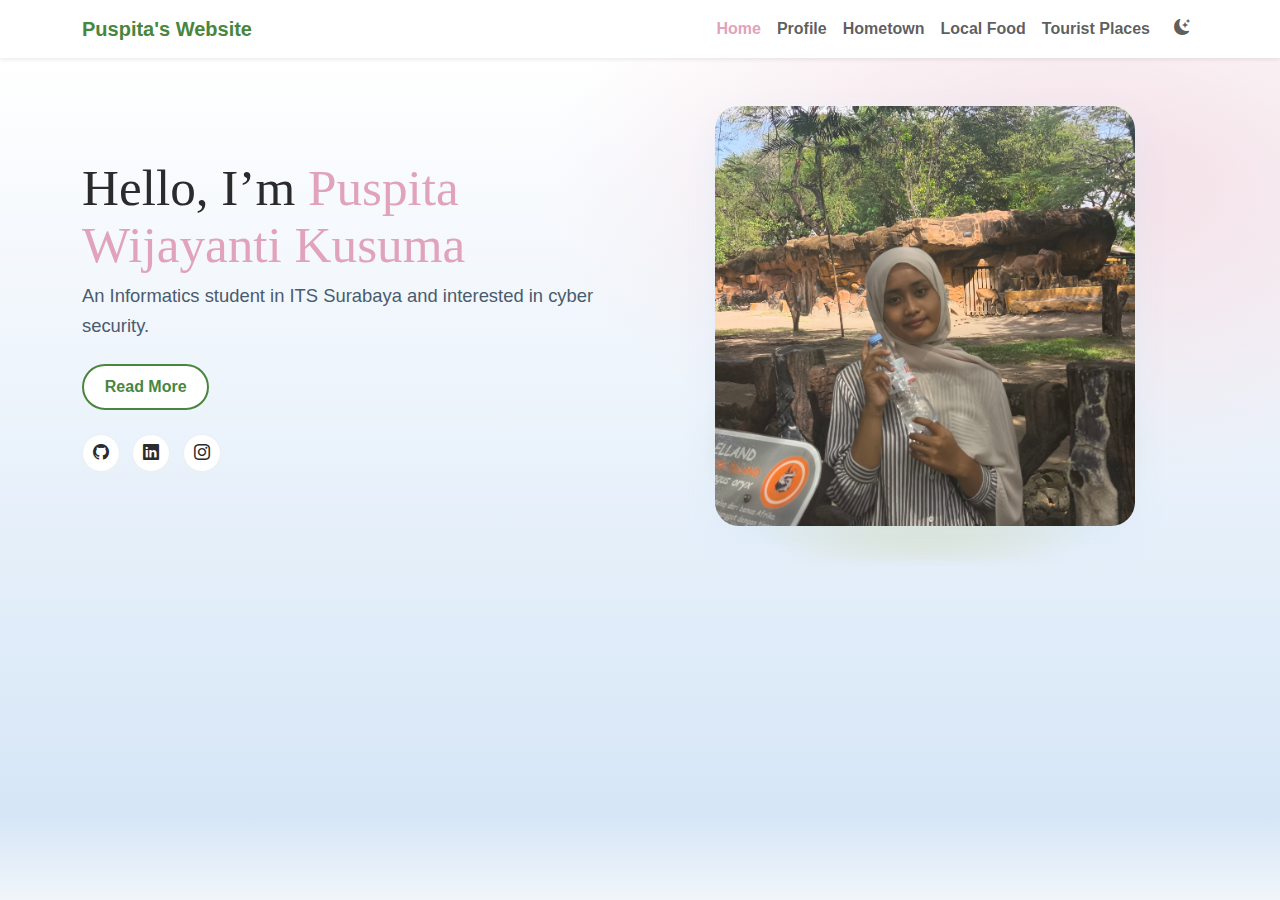
<file: index.html>
<!doctype html>
<html lang="en">
<head>
  <meta charset="utf-8" />
  <meta name="viewport" content="width=device-width, initial-scale=1" />
  <title>Home</title>
  <link rel="icon" href="data:,">
  
  <link href="https://cdn.jsdelivr.net/npm/bootstrap@5.3.3/dist/css/bootstrap.min.css" rel="stylesheet">
  <link href="https://cdn.jsdelivr.net/npm/bootstrap-icons@1.11.3/font/bootstrap-icons.css" rel="stylesheet">
  
  <link href="./assets/css/style.css" rel="stylesheet">
</head>
<body>

<nav class="navbar navbar-expand-lg bg-white shadow-sm sticky-top">
  <div class="container">
    <a class="navbar-brand fw-bold" href="./">Puspita's Website</a>
    <button class="navbar-toggler" type="button" data-bs-toggle="collapse" data-bs-target="#nav">
      <span class="navbar-toggler-icon"></span>
    </button>
    <div id="nav" class="collapse navbar-collapse">
      <ul class="navbar-nav ms-auto">
        <li class="nav-item"><a class="nav-link active" href="./">Home</a></li>
        <li class="nav-item"><a class="nav-link" href="./profile/">Profile</a></li>
        <li class="nav-item"><a class="nav-link" href="./hometown/">Hometown</a></li>
        <li class="nav-item"><a class="nav-link" href="./food/">Local Food</a></li>
        <li class="nav-item"><a class="nav-link" href="./tourist/">Tourist Places</a></li>
        
          
          <li class="nav-item ms-lg-2">
            <button class="btn nav-link" id="theme-toggle" aria-label="Toggle theme">
              <i class="bi bi-moon-stars-fill"></i>
            </button>
          </li>
        
      </ul>
    </div>
  </div>
</nav>

<div class="showcase-gradient">
  <header class="position-relative overflow-hidden">
    <div class="container position-relative" style="z-index:2;">
      <div class="row align-items-center py-5">
        <div class="col-lg-6 text-center text-lg-start">
          <h1 class="showcase-headline mb-2">Hello, I’m <span class="accent">Puspita Wijayanti Kusuma </span></h1>
          <p class="showcase-subtitle">An Informatics student in ITS Surabaya and interested in cyber security.</p>
          <div class="mt-4">
            <a href="./profile/" class="btn btn-outline-cta">Read More</a>
          </div>
          <div class="social-links mt-4">
            <a aria-label="Github" class="social" href="https://github.com/puspitawijayanti" target="_blank"><i class="bi bi-github"></i></a>
            <a aria-label="LinkedIn" class="social" href="https://www.linkedin.com/in/puspitawijayanti/" target="_blank"><i class="bi bi-linkedin"></i></a>
            <a aria-label="Instagram" class="social" href="https://www.instagram.com/puspitawk/" target="_blank"><i class="bi bi-instagram"></i></a>
          </div>
        </div>
        <div class="col-lg-6 text-center mt-4 mt-lg-0">
          <div class="showcase-figure mx-auto">
            <img src="./assets/img/IMG_20250705_120627(1).jpg" alt="My Photo" class="showcase-photo">
            <div class="blob"></div>
            <div class="dots"></div>
          </div>
        </div>
      </div>
    </div>
  </header>
</div>


<script src="https://cdn.jsdelivr.net/npm/bootstrap@5.3.3/dist/js/bootstrap.bundle.min.js"></script>
<script src="./assets/js/script.js"></script>
<script>document.getElementById('y').textContent = new Date().getFullYear();</script>
</body>
</html>
</file>
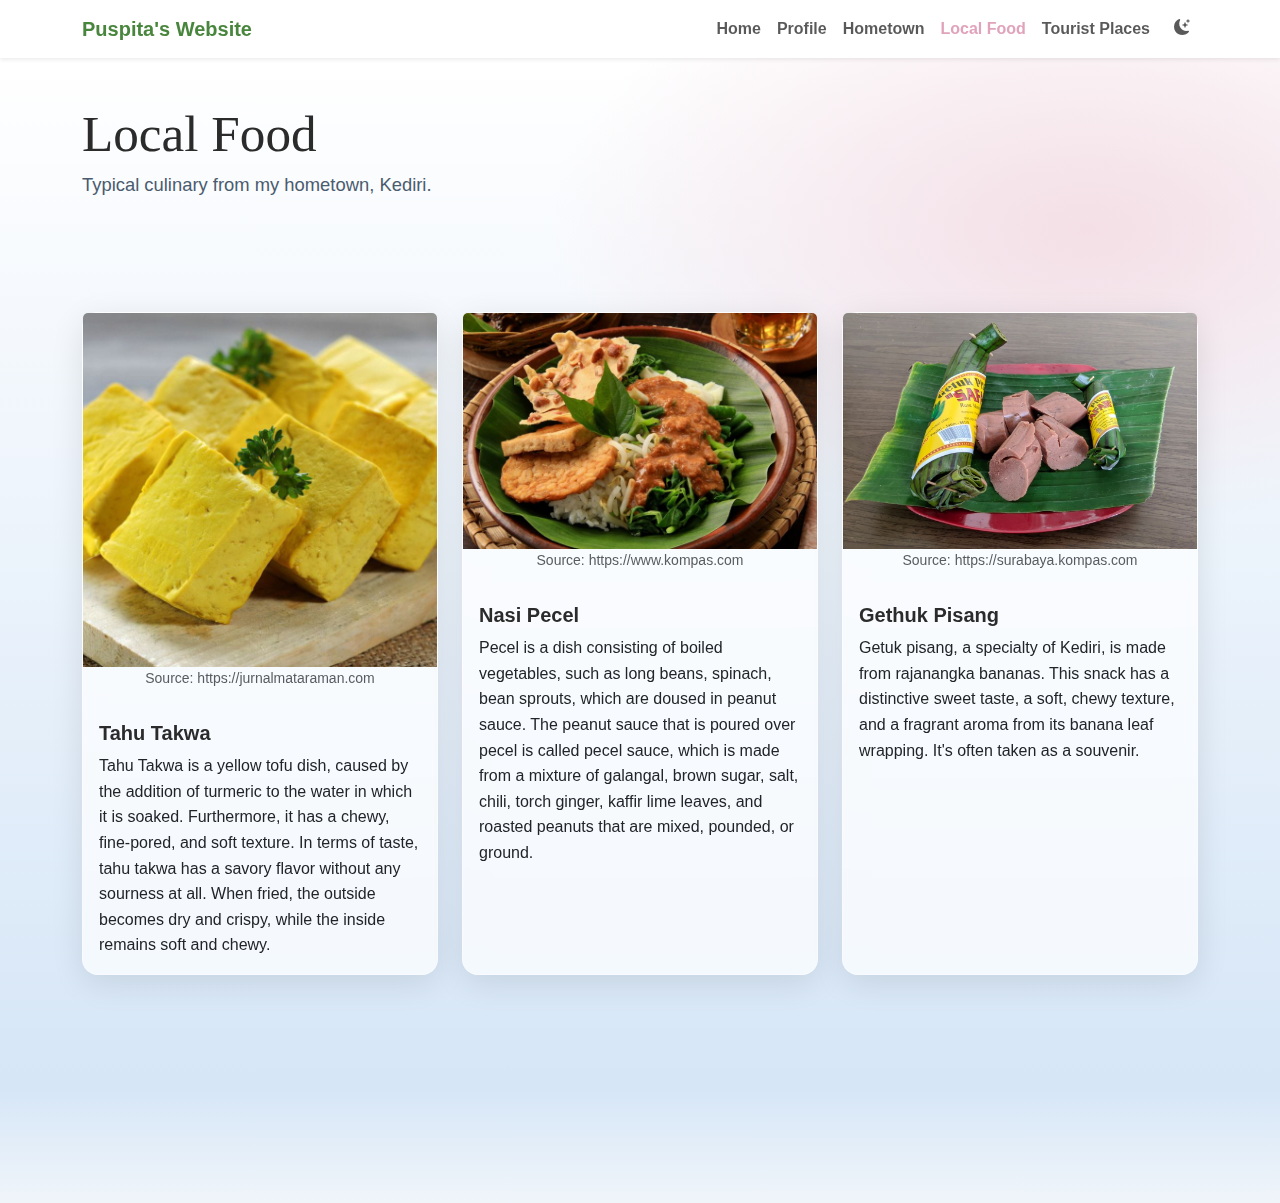
<file: food/index.html>
<!doctype html>
<html lang="en">
<head>
  <meta charset="utf-8" />
  <meta name="viewport" content="width=device-width, initial-scale=1" />
  <title>Local Food</title>
  <link rel="icon" href="data:,">

  <link href="https://cdn.jsdelivr.net/npm/bootstrap@5.3.3/dist/css/bootstrap.min.css" rel="stylesheet">
  <link href="https://cdn.jsdelivr.net/npm/bootstrap-icons@1.11.3/font/bootstrap-icons.css" rel="stylesheet">
  
  <link href="../assets/css/style.css" rel="stylesheet">
</head>
<body>

<nav class="navbar navbar-expand-lg bg-white shadow-sm sticky-top">
  <div class="container">
    <a class="navbar-brand fw-bold" href="../">Puspita's Website</a>
    <button class="navbar-toggler" type="button" data-bs-toggle="collapse" data-bs-target="#nav">
      <span class="navbar-toggler-icon"></span>
    </button>
    <div id="nav" class="collapse navbar-collapse">
      <ul class="navbar-nav ms-auto">
        <li class="nav-item"><a class="nav-link" href="../">Home</a></li>
        <li class="nav-item"><a class="nav-link" href="../profile/">Profile</a></li>
        <li class="nav-item"><a class="nav-link" href="../hometown/">Hometown</a></li>
        <li class="nav-item"><a class="nav-link active" href="./">Local Food</a></li>
        <li class="nav-item"><a class="nav-link" href="../tourist/">Tourist Places</a></li>
        
        <li class="nav-item ms-lg-2">
          <button class="btn nav-link" id="theme-toggle" aria-label="Toggle theme">
            <i class="bi bi-moon-stars-fill"></i>
          </button>
        </li>
      </ul>
    </div>
  </div>
</nav>

<div class="showcase-gradient">

  <header class="py-5">
    <div class="container">
      <h1 class="showcase-headline">Local Food</h1>
      <p class="showcase-subtitle">Typical culinary from my hometown, Kediri.</p>
    </div>
  </header>

  <main class="container py-5">
    <div class="row g-4">
      <div class="col-md-6 col-lg-4">
        <div class="card h-100">
          <figure class="figure">
            <img src="/assets/img/tahu-takwa.jpg" class="card-img-top" alt="Tahu Takwa">
            <figcaption class="figure-caption text-center">Source: https://jurnalmataraman.com</figcaption>
          </figure>
          
          <div class="card-body">
            <h3 class="h5 card-title">Tahu Takwa</h3>
            
            <p class="card-text">Tahu Takwa is a yellow tofu dish, caused by the addition of turmeric to the water in which it is soaked. 
              Furthermore, it has a chewy, fine-pored, and soft texture. In terms of taste, tahu takwa has a savory flavor without any sourness at all. 
              When fried, the outside becomes dry and crispy, while the inside remains soft and chewy.</p>
          </div>
        </div>
      </div>
      <div class="col-md-6 col-lg-4">
        <div class="card h-100">
          <figure class="figure">
            <img src="/assets/img/pecel.jpg" class="card-img-top" alt="Nasi Pecel">
            <figcaption class="figure-caption text-center">Source: https://www.kompas.com</figcaption>
          </figure>
          
          <div class="card-body">
            <h3 class="h5 card-title">Nasi Pecel</h3>
            <p class="card-text">Pecel is a dish consisting of boiled vegetables, such as long beans, spinach, bean sprouts, which are doused in peanut sauce.
              The peanut sauce that is poured over pecel is called pecel sauce, which is made from a mixture of galangal, brown sugar, salt, chili, torch ginger, kaffir lime leaves, and roasted peanuts that are mixed, pounded, or ground.
            </p>
          </div>
        </div>
      </div>
      <div class="col-md-6 col-lg-4">
        <div class="card h-100">
          <figure class="figure">
            <img src="/assets/img/gethuk-pisang.jpg" class="card-img-top" alt="Gethuk Pisang">
            <figcaption class="figure-caption text-center">Source: https://surabaya.kompas.com</figcaption>
          </figure>
          
          <div class="card-body">
            <h3 class="h5 card-title">Gethuk Pisang</h3>
            <p class="card-text">Getuk pisang, a specialty of Kediri, is made from rajanangka bananas. 
              This snack has a distinctive sweet taste, a soft, chewy texture, and a fragrant aroma from its banana leaf wrapping. 
              It's often taken as a souvenir.</p>
          </div>
        </div>
      </div>
    </div>
  </main>
<script src="https://cdn.jsdelivr.net/npm/bootstrap@5.3.3/dist/js/bootstrap.bundle.min.js"></script>
<script src="../assets/js/script.js"></script>
</body>
</html>
</file>
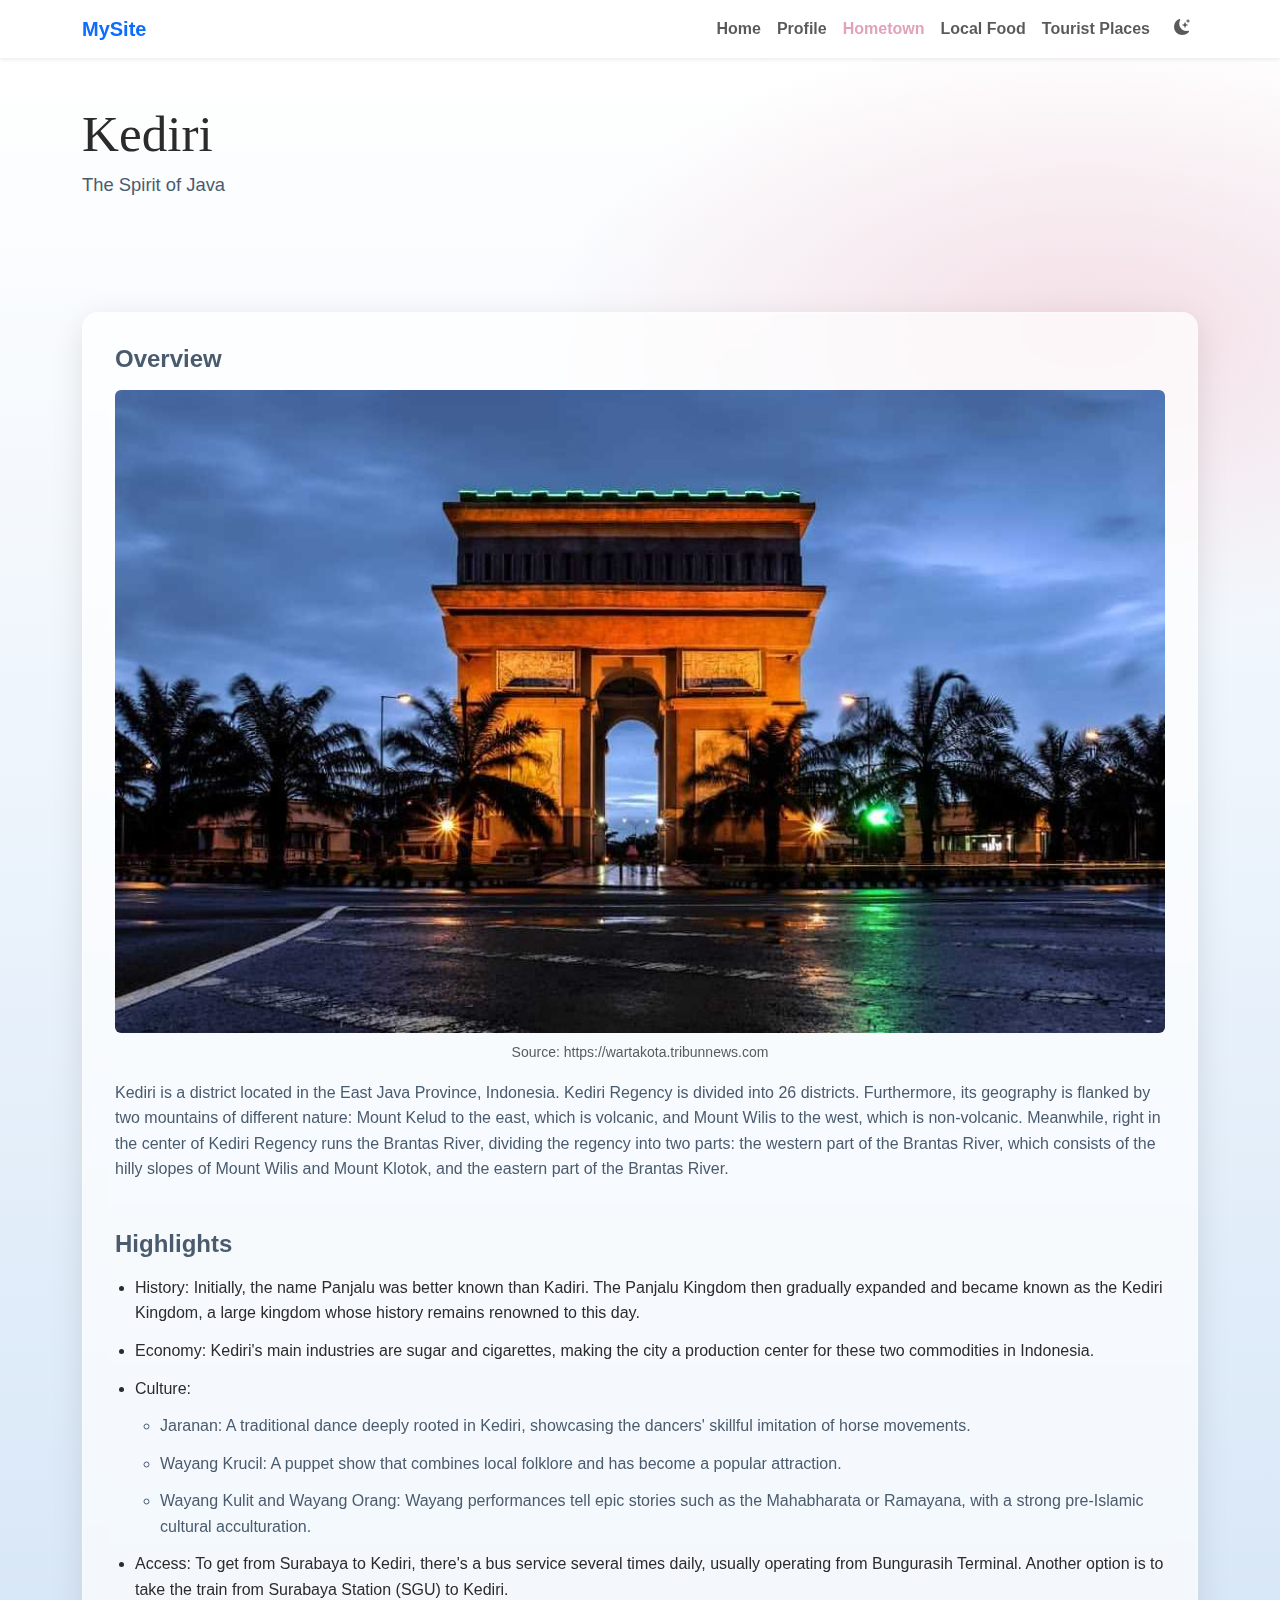
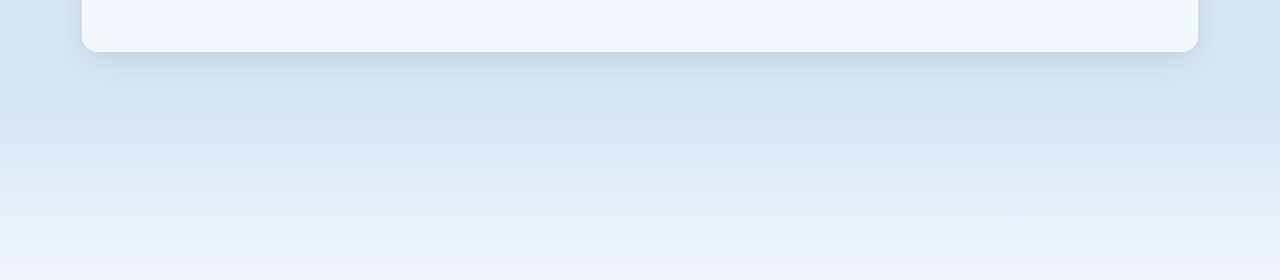
<file: hometown/index.html>
<!doctype html>
<html lang="en">
<head>
  <meta charset="utf-8" />
  <meta name="viewport" content="width=device-width, initial-scale=1" />
  <title>My Personal Site — Hometown</title>
  <link rel="icon" href="data:,">
  
  <link href="https://cdn.jsdelivr.net/npm/bootstrap@5.3.3/dist/css/bootstrap.min.css" rel="stylesheet">
  <link href="https://cdn.jsdelivr.net/npm/bootstrap-icons@1.11.3/font/bootstrap-icons.css" rel="stylesheet">
  
  <link href="../assets/css/style.css" rel="stylesheet">
</head>
<body>

<nav class="navbar navbar-expand-lg bg-white shadow-sm sticky-top">
  <div class="container">
    <a class="navbar-brand fw-bold text-primary" href="../">MySite</a>
    <button class="navbar-toggler" type="button" data-bs-toggle="collapse" data-bs-target="#nav">
      <span class="navbar-toggler-icon"></span>
    </button>
    <div id="nav" class="collapse navbar-collapse">
      <ul class="navbar-nav ms-auto">
        <li class="nav-item"><a class="nav-link" href="../">Home</a></li>
        <li class="nav-item"><a class="nav-link" href="../profile/">Profile</a></li>
        <li class="nav-item"><a class="nav-link active" href="./">Hometown</a></li>
        <li class="nav-item"><a class="nav-link" href="../food/">Local Food</a></li>
        <li class="nav-item"><a class="nav-link" href="../tourist/">Tourist Places</a></li>
        <li class="nav-item ms-lg-2">
          <button class="btn nav-link" id="theme-toggle" aria-label="Toggle theme">
            <i class="bi bi-moon-stars-fill"></i>
          </button>
        </li>
        
      </ul>
    </div>
  </div>
</nav>

<div class="showcase-gradient">

  <header class="py-5">
    <div class="container">
      <h1 class="showcase-headline">Kediri</h1>
      <p class="showcase-subtitle">The Spirit of Java</p>
    </div>
  </header>

  <main class="container py-5">
    <div class="content-wrapper">
      <section class="mb-5">
        <h2 class="h4 fw-bold mb-3">Overview</h2>
          <figure class="figure">
            <img src="/assets/img/gumul.jpg" class="figure-img img-fluid rounded" alt="SLG">
            <figcaption class="figure-caption text-center">Source: https://wartakota.tribunnews.com</figcaption>
        </figure>
        <p>Kediri is a district located in the East Java Province, Indonesia. Kediri Regency is divided into 26 districts. Furthermore, its geography is flanked by two mountains of different nature: Mount Kelud to the east, which is volcanic, and Mount Wilis to the west, which is non-volcanic. 
          Meanwhile, right in the center of Kediri Regency runs the Brantas River, dividing the regency into two parts: the western part of the Brantas River, which consists of the hilly slopes of Mount Wilis and Mount Klotok, and the eastern part of the Brantas River.</p>
      </section>
      
      <section>
        <h2 class="h4 fw-bold mb-3">Highlights</h2>
        <ul>
          <li>History: Initially, the name Panjalu was better known than Kadiri. The Panjalu Kingdom then gradually expanded and became known as the Kediri Kingdom, a large kingdom whose history remains renowned to this day.</li>
          <li>Economy: Kediri's main industries are sugar and cigarettes, making the city a production center for these two commodities in Indonesia.</li>
          <li>Culture:
            <ul>
              <li>Jaranan: A traditional dance deeply rooted in Kediri, showcasing the dancers' skillful imitation of horse movements.</li>
              <li>Wayang Krucil: A puppet show that combines local folklore and has become a popular attraction.</li>
              <li>Wayang Kulit and Wayang Orang: Wayang performances tell epic stories such as the Mahabharata or Ramayana, with a strong pre-Islamic cultural acculturation.</li>
            </ul>
          </li>
          <li>Access: To get from Surabaya to Kediri, there's a bus service several times daily, usually operating from Bungurasih Terminal. Another option is to take the train from Surabaya Station (SGU) to Kediri.</li>
        </ul>
      </section>
    </div>

  </main>


<script src="https://cdn.jsdelivr.net/npm/bootstrap@5.3.3/dist/js/bootstrap.bundle.min.js"></script>
<script src="../assets/js/script.js"></script>
<script>document.getElementById('y').textContent = new Date().getFullYear();</script>
</body>
</html>
</file>
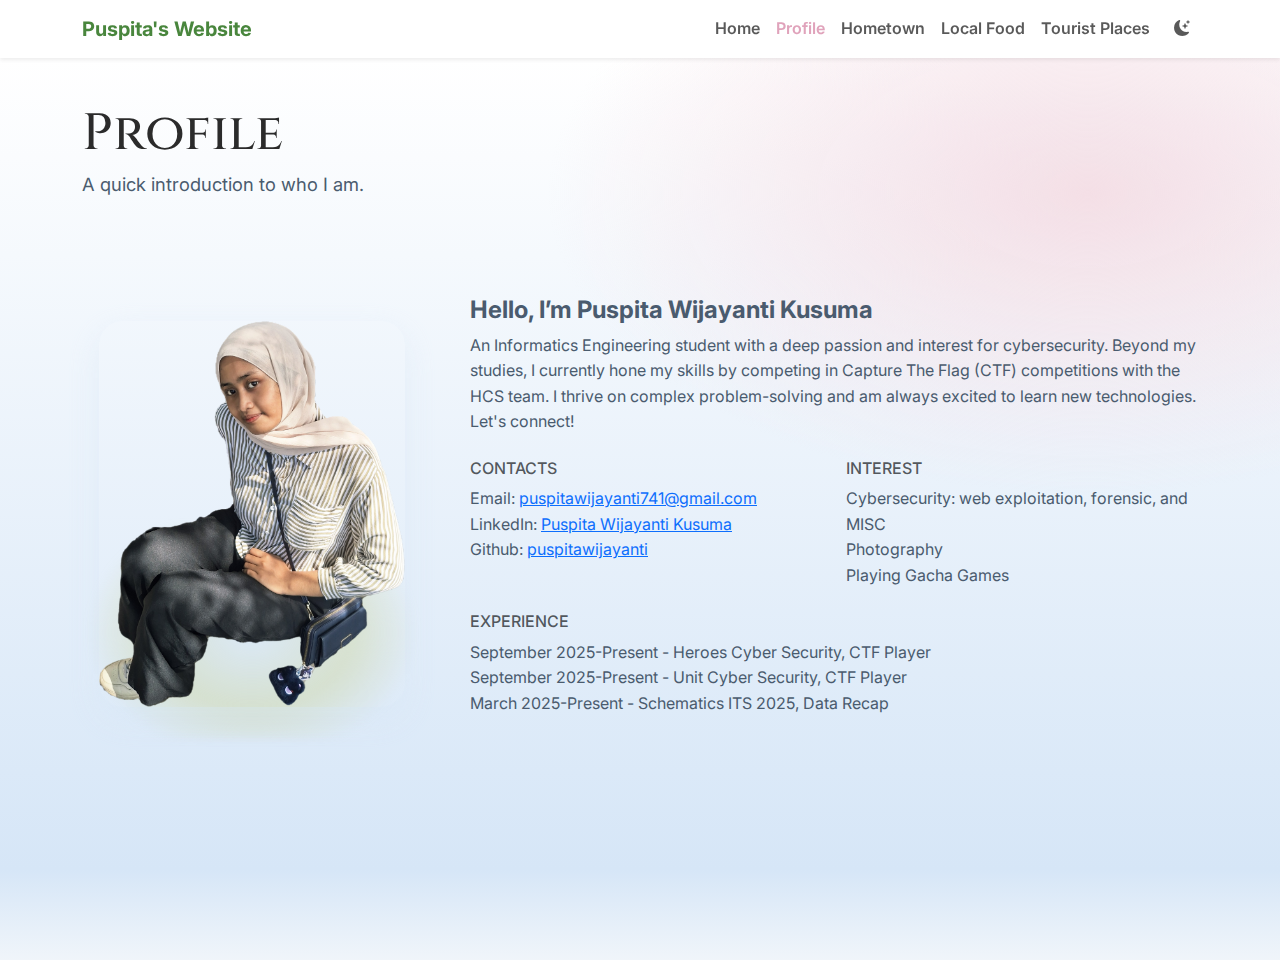
<file: profile/index.html>
<!doctype html>
<html lang="en">
<head>
  <meta charset="utf-8" />
  <meta name="viewport" content="width=device-width, initial-scale=1" />
  <title>Profile</title>
  
  <link rel="preconnect" href="https://fonts.googleapis.com">
  <link rel="preconnect" href="https://fonts.gstatic.com" crossorigin>
  <link href="https://fonts.googleapis.com/css2?family=Cinzel:wght@700&family=Inter:wght@400;600&display=swap" rel="stylesheet">
  
  <link href="https://cdn.jsdelivr.net/npm/bootstrap@5.3.3/dist/css/bootstrap.min.css" rel="stylesheet">
  <link href="https://cdn.jsdelivr.net/npm/bootstrap-icons@1.11.3/font/bootstrap-icons.css" rel="stylesheet">
  
  <link href="../assets/css/style.css" rel="stylesheet"> 
</head>
<body>

<nav class="navbar navbar-expand-lg bg-white shadow-sm sticky-top">
  <div class="container">
    <a class="navbar-brand fw-bold" href="../">Puspita's Website</a>
    <button class="navbar-toggler" type="button" data-bs-toggle="collapse" data-bs-target="#nav">
      <span class="navbar-toggler-icon"></span>
    </button>
    <div id="nav" class="collapse navbar-collapse">
      <ul class="navbar-nav ms-auto">
        <li class="nav-item"><a class="nav-link" href="../">Home</a></li>
        <li class="nav-item"><a class="nav-link active" href="./">Profile</a></li>
        <li class="nav-item"><a class="nav-link" href="../hometown/">Hometown</a></li>
        <li class="nav-item"><a class="nav-link" href="../food/">Local Food</a></li>
        <li class="nav-item"><a class="nav-link" href="../tourist/">Tourist Places</a></li>
        
        <li class="nav-item ms-lg-2">
          <button class="btn nav-link" id="theme-toggle" aria-label="Toggle theme">
            <i class="bi bi-moon-stars-fill"></i>
          </button>
        </li>
      </ul>
    </div>
  </div>
</nav>

<div class="showcase-gradient">
  <header class="py-5">
    <div class="container">
      <h1 class="showcase-headline">Profile</h1>
      <p class="mb-0 showcase-subtitle">A quick introduction to who I am.</p>
    </div>
  </header>
  <main class="container py-5">
    <div class="row g-5 align-items-center">
      <div class="col-lg-4">
        <div class="showcase-figure">
          <div class="blob"></div>
          <!-- <div class="dots"></div> -->
          <img src="/assets/img/profile.png" class="showcase-photo" alt="Your portrait">
        </div>
      </div>
      <div class="col-lg-8">
        <h2 class="h4 fw-bold">Hello, I’m Puspita Wijayanti Kusuma</h2>
        <p>An Informatics Engineering student with a deep passion and interest for cybersecurity. Beyond
           my studies, I currently hone my skills by competing in Capture The Flag (CTF) competitions with the HCS team. 
           I thrive on complex problem-solving and am always excited to learn new technologies. Let's connect!</p>
        <div class="row mt-4">
          <div class="col-md-6">
            <h3 class="h6 text-uppercase text-muted">Contacts</h3>
            <ul class="list-unstyled mb-3">
              <li>Email: <a href="mailto:puspitawijayanti741@gmail.com">puspitawijayanti741@gmail.com</a></li>
              <li>LinkedIn: <a href="https://www.linkedin.com/in/puspitawijayanti/" target="_blank" rel="noopener">Puspita Wijayanti Kusuma</a></li>
              <li>Github: <a href="https://github.com/puspitawijayanti" target="_blank" rel="noopener">puspitawijayanti</a></li>
            </ul>
          </div>
          <div class="col-md-6">
            <h3 class="h6 text-uppercase text-muted">Interest</h3>
            <ul class="list-unstyled mb-0">
              <li>Cybersecurity: web exploitation, forensic, and MISC</li>
              <li>Photography</li>
              <li>Playing Gacha Games</li>
            </ul>
          </div>
        </div>
        <h3 class="h6 text-uppercase text-muted mt-4">Experience</h3>
        <ul class="list-unstyled">
          <li>September 2025-Present - Heroes Cyber Security, CTF Player</li>
          <li>September 2025-Present - Unit Cyber Security, CTF Player</li>
          <li>March 2025-Present - Schematics ITS 2025, Data Recap</li>
        </ul>
      </div>
    </div>
  </main>
</div>

<script src="https://cdn.jsdelivr.net/npm/bootstrap@5.3.3/dist/js/bootstrap.bundle.min.js"></script>
<script src="../assets/js/script.js"></script>
<script>document.getElementById('y').textContent = new Date().getFullYear();</script>

</body>
</html>
</file>
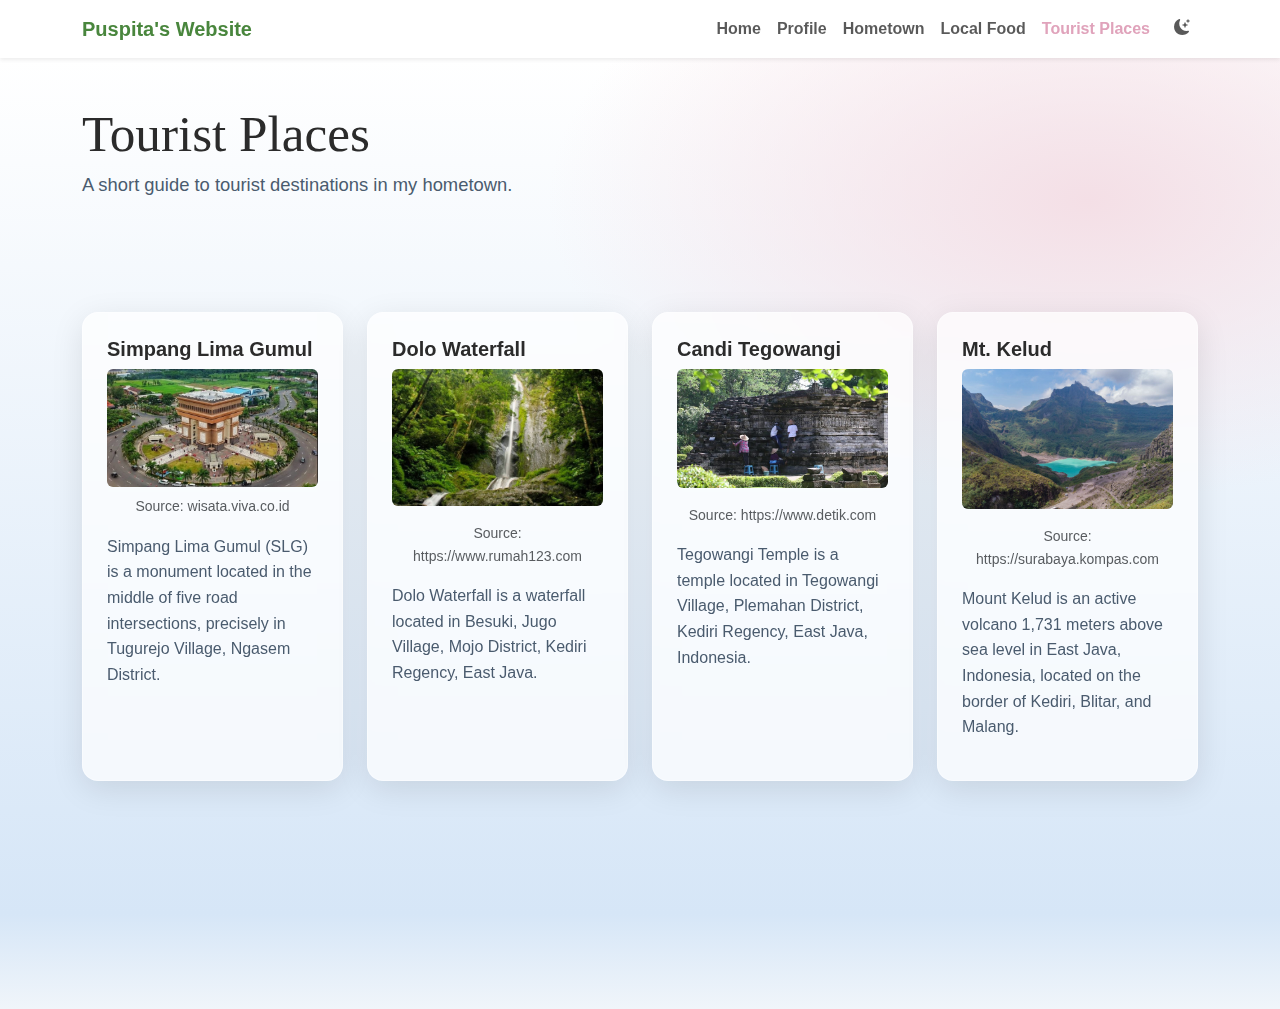
<file: tourist/index.html>
<!doctype html>
<html lang="en">
<head>
  <meta charset="utf-8" />
  <meta name="viewport" content="width=device-width, initial-scale=1" />
  <title>Tourist Places</title>
  <link rel="icon" href="data:,">

  <link href="https://cdn.jsdelivr.net/npm/bootstrap@5.3.3/dist/css/bootstrap.min.css" rel="stylesheet">
  <link href="https://cdn.jsdelivr.net/npm/bootstrap-icons@1.11.3/font/bootstrap-icons.css" rel="stylesheet">
  
  <link href="../assets/css/style.css" rel="stylesheet">
</head>
<body>

<nav class="navbar navbar-expand-lg bg-white shadow-sm sticky-top">
  <div class="container">
    <a class="navbar-brand fw-bold" href="../">Puspita's Website</a>
    <button class="navbar-toggler" type="button" data-bs-toggle="collapse" data-bs-target="#nav">
      <span class="navbar-toggler-icon"></span>
    </button>
    <div id="nav" class="collapse navbar-collapse">
      <ul class="navbar-nav ms-auto">
        <li class="nav-item"><a class="nav-link" href="../">Home</a></li>
        <li class="nav-item"><a class="nav-link" href="../profile/">Profile</a></li>
        <li class="nav-item"><a class="nav-link" href="../hometown/">Hometown</a></li>
        <li class="nav-item"><a class="nav-link" href="../food/">Local Food</a></li>
        <li class="nav-item"><a class="nav-link active" href="./">Tourist Places</a></li>
        
        
        <li class="nav-item ms-lg-2">
          <button class="btn nav-link" id="theme-toggle" aria-label="Toggle theme">
            <i class="bi bi-moon-stars-fill"></i>
          </button>
        </li>
      </ul>
    </div>
  </div>
</nav>

<div class="showcase-gradient">

  <header class="py-5">
    <div class="container">
      <h1 class="showcase-headline">Tourist Places</h1>
      <p class="showcase-subtitle">A short guide to tourist destinations in my hometown.</p>
    </div>
  </header>

  <main class="container py-5">
    <div class="row g-4">
      <div class="col-md-6 col-lg-3">
        <div class="place-item h-100">
          <h2 class="h5">Simpang Lima Gumul</h2>
          <figure class="figure">
            <img src="/assets/img/slg.jpg" class="figure-img img-fluid rounded" alt="SLG">
            <figcaption class="figure-caption text-center">Source: wisata.viva.co.id</figcaption>
          </figure>
          <p>Simpang Lima Gumul (SLG) is a monument located in the middle of five road intersections, precisely in Tugurejo Village, Ngasem District.</p>
        </div>
      </div> 
      <div class="col-md-6 col-lg-3">
        <div class="place-item h-100">
          <h2 class="h5">Dolo Waterfall</h2>
          <figure class="figure">
            <img src="/assets/img/dolo-waterfall.jpg" alt="dolo" class="img-fluid rounded mb-3">
            <figcaption class="figure-caption text-center">Source: https://www.rumah123.com</figcaption>
          </figure>
          
          <p>Dolo Waterfall is a waterfall located in Besuki, Jugo Village, Mojo District, Kediri Regency, East Java.</p>
        </div>
      </div>
      <div class="col-md-6 col-lg-3">
        <div class="place-item h-100">
          <h2 class="h5">Candi Tegowangi</h2>
          <figure class="figure">
            <img src="/assets/img/candi-tegowangi.jpeg" alt="candi" class="img-fluid rounded mb-3">
            <figcaption class="figure-caption text-center">Source: https://www.detik.com</figcaption>
          </figure>
          
          <p>Tegowangi Temple is a temple located in Tegowangi Village, Plemahan District, Kediri Regency, East Java, Indonesia.</p>
        </div>
      </div>
      <div class="col-md-6 col-lg-3">
        <div class="place-item h-100">
          <h2 class="h5">Mt. Kelud</h2>
          <figure class="figure">
            <img src="/assets/img/mt-kelud.jpg" alt="gunung kelud" class="img-fluid rounded mb-3">
            <figcaption class="figure-caption text-center">Source: https://surabaya.kompas.com</figcaption>
          </figure>
          
          <p>Mount Kelud is an active volcano 1,731 meters above sea level in East Java, Indonesia, located on the border of Kediri, Blitar, and Malang.</p>
        </div>
      </div>
    </div>
  </main>


</div>

<script src="https://cdn.jsdelivr.net/npm/bootstrap@5.3.3/dist/js/bootstrap.bundle.min.js"></script>
<script src="../assets/js/script.js"></script>
</body>
</html>
</file>
<file: assets/css/style.css>
/* color palette */
:root {
  --white: #ffffff;
  --lavender-blush: #f4dfe6;
  --amaranth-pink: #e0a3bb;
  --amaranth-pinkeu: #ff6ea8;
  --azure: #d6e6f7;
  --citron: #49863d;
  --citron-soft: #e8ebcd; 

  --ink-900: #2b2b2b; 
  --ink-600: #4a5b6e; 
}
/* dark mode */
[data-bs-theme="dark"] {
  --white: #1a1a1a;
  --lavender-blush: #2c2225;
  --amaranth-pink: #e0a3bb;
  --azure: #222930;
  --citron: #86c27a;
  --citron-soft: #303328;
  --ink-900: #f5f5f5;
  --ink-600: #a0a0a0;
}

[data-bs-theme="dark"] .showcase-gradient {
  background: radial-gradient(
      900px 500px at 85% 15%,
      var(--lavender-blush) 0%,
      transparent 60%
    ),
    linear-gradient(180deg, var(--white) 0%, var(--azure) 90%, #111417 100%);
}

[data-bs-theme="dark"] .navbar.bg-white {
  background-color: #161616 !important;
}

[data-bs-theme="dark"] .social-links .social {
  background: #2b2b2b;
  border-color: #333;
}

/* layout */
html {
  height: 100%;
}

body {
  height: 100%;
  margin: 0;
  display: flex;
  flex-direction: column;
  background-color: var(--white);
  color: var(--ink-600);
  font-family: "Inter", sans-serif;
  line-height: 1.6;
}

/* component */

/* navbar */
.navbar.bg-white {
  box-shadow: 0 4px 18px rgba(0, 0, 0, 0.04);
}
.navbar .navbar-brand {
  color: var(--citron);
  font-weight: 600;
}
.navbar .nav-link {
  font-weight: 600;
}
.navbar .nav-link.active {
  color: var(--amaranth-pink) !important;
}

/* showcase section */
.showcase-gradient {
  flex: 1 0 auto;
  flex-grow: 1;
  background: radial-gradient(
      900px 500px at 85% 15%,
      var(--lavender-blush) 0%,
      transparent 60%
    ),
    linear-gradient(180deg, var(--white) 0%, var(--azure) 90%, #f0f5fa 100%);
  position: relative;
  overflow: hidden;
  padding-bottom: 180px;
}

.showcase-headline {
  font-family: "Cinzel", serif;
  font-size: clamp(2.2rem, 4vw, 3.5rem);
  color: var(--ink-900);
  line-height: 1.1;
}
.showcase-headline .accent {
  color: var(--amaranth-pink);
}
.showcase-subtitle {
  font-size: 1.15rem;
  color: var(--ink-600);
}

/* cta buttons */
.btn-cta {
  background: var(--amaranth-pink);
  color: #fff;
  border: none;
  border-radius: 999px;
  padding: 0.65rem 1.5rem;
  box-shadow: 0 10px 24px rgba(224, 163, 187, 0.35);
  font-weight: 600;
}
.btn-cta:hover {
  background: #cc8ea7;
  color: #fff;
}

.btn-outline-cta {
  color: var(--citron); 
  border: 2px solid var(--citron);
  border-radius: 999px;
  padding: 0.55rem 1.3rem;
  font-weight: 600;
  background: #fff;
}
.btn-outline-cta:hover {
  background: var(--amaranth-pink);
  color: var(--lavender-blush);
}

/* socmed */
.social-links .social {
  display: inline-flex;
  align-items: center;
  justify-content: center;
  width: 38px;
  height: 38px;
  margin-right: 8px;
  border-radius: 50%;
  color: var(--ink-900);
  background: #fff;
  border: 1px solid #eceff3;
  transition: all 0.2s ease;
}
.social-links .social:hover {
  color: #fff;
  background: var(--amaranth-pink);
  border-color: transparent;
}

/* foto and showcase decorations */
.showcase-figure {
  position: relative;
  width: min(420px, 90%);
  margin: 0 auto;
}
.showcase-photo {
  width: 100%;
  border-radius: 24px;
  position: relative;
  z-index: 2;
  box-shadow: 0 12px 30px rgba(214, 230, 247, 0.45);
}

.blob {
  position: absolute;
  inset: auto -10% -8% -10%;
  height: 55%;
  z-index: 1;
  background: radial-gradient(
    60% 80% at 50% 50%,
    rgba(214, 230, 247, 0.55) 0%,
    rgba(197, 204, 130, 0.35) 45%,
    transparent 75%
  );
  filter: blur(4px);
  border-radius: 40px;
}
/* content */
.content-wrapper,
.card,
.place-item {
  background: rgba(255, 255, 255, 0.7);
  border: 1px solid rgba(255, 255, 255, 0.4);
  border-radius: 1rem;
  backdrop-filter: blur(10px);
  box-shadow: 0 8px 32px 0 rgba(0, 0, 0, 0.1);
  transition: transform 0.3s ease, box-shadow 0.3s ease;
}

.card:hover,
.place-item:hover {
  transform: translateY(-5px);
  box-shadow: 0 12px 35px 0 rgba(0, 0, 0, 0.15);
}

[data-bs-theme="dark"] .content-wrapper,
[data-bs-theme="dark"] .card,
[data-bs-theme="dark"] .place-item {
  background: rgba(0, 0, 0, 0.5);
  border-color: rgba(255, 255, 255, 0.1);
}

.content-wrapper {
  padding: 2rem;
}
.content-wrapper ul {
  padding-left: 20px;
}
.content-wrapper li {
  margin-bottom: 0.75rem;
  color: var(--ink-900);
}
.content-wrapper li ul {
  margin-top: 0.75rem;
  padding-left: 25px;
}
.content-wrapper li li {
  color: var(--ink-600);
}

.card-title {
  color: var(--ink-900);
  font-weight: 600;
}

.place-item {
  padding: 1.5rem;
  color: var(--ink-900);
}
.place-item h2 {
  font-weight: 600;
}
.place-item p {
  color: var(--ink-600);
}

/* contrast */
[data-bs-theme="dark"] .content-wrapper h2 {
  color: var(--ink-900);
}
[data-bs-theme="dark"] .content-wrapper p,
[data-bs-theme="dark"] .content-wrapper li {
  color: var(--ink-600);
}
</file>
